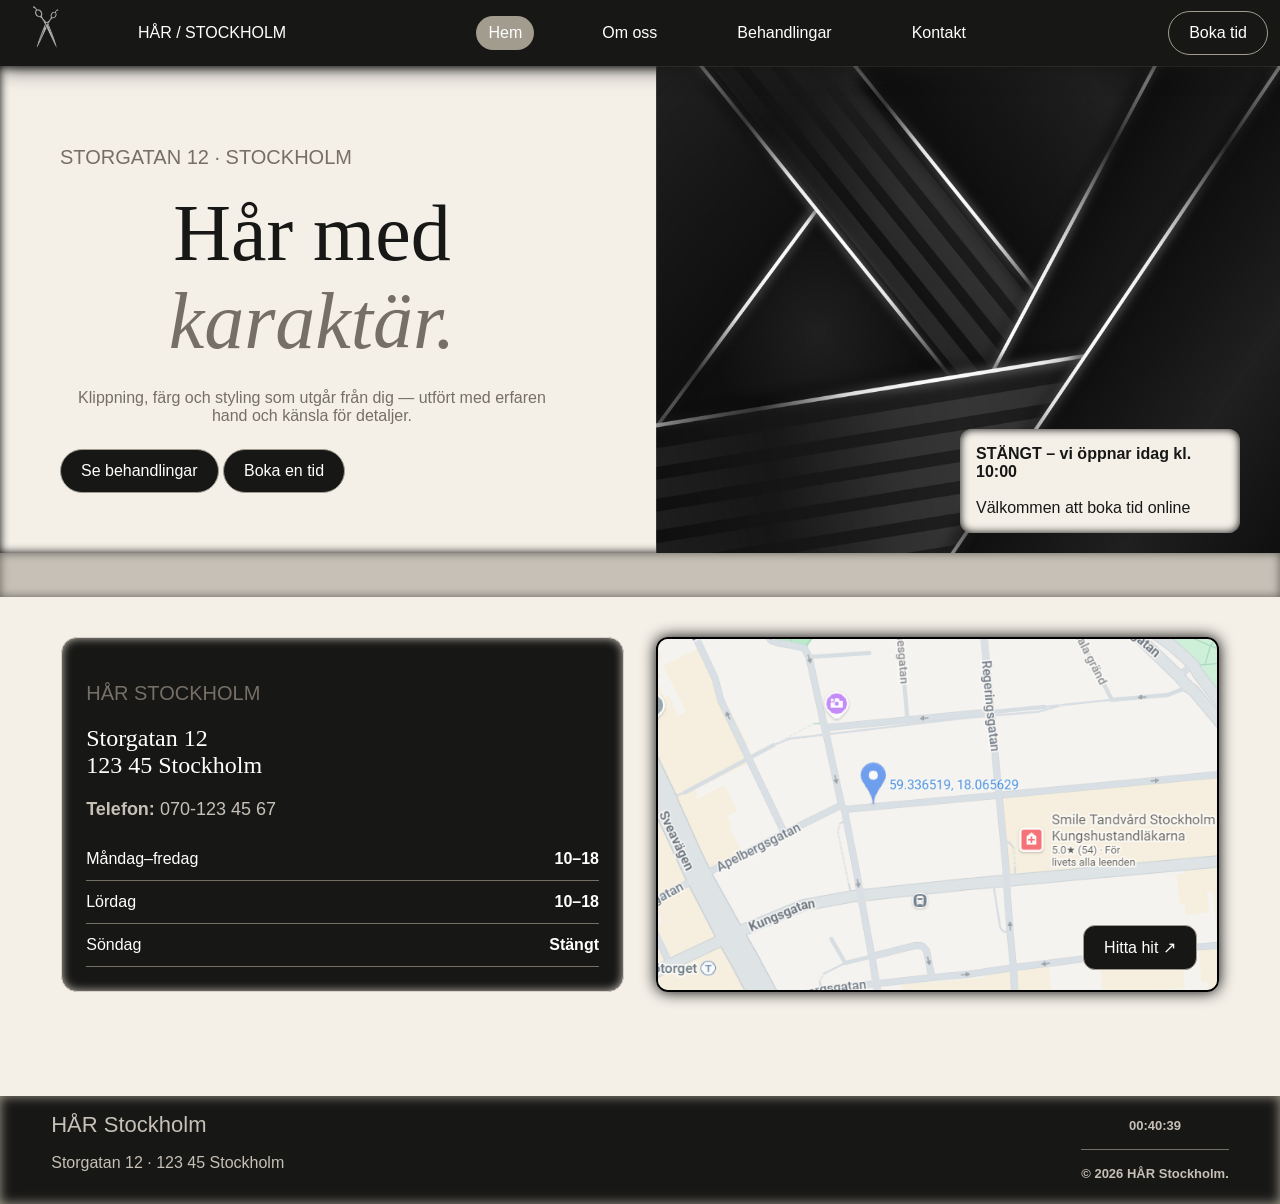
<file: index.html>
<!doctype html>
<html lang="sv">
<head>
  <meta charset="utf-8"><meta name="viewport" content="width=device-width, initial-scale=1">

  <title>HÅR Stockholm — Klippning, färg & styling</title>

  <meta name="description" content="Personlig hårvård i Stockholm. Klippning, färg, slingor och styling av erfarna frisörer.">

  <link rel="icon" href="images/favicon.png">

  <link rel="stylesheet" href="style.css">
  <script src="script.js"></script>

<!-- SEO -->
<script type="application/ld+json">
{
"@context":"https://schema.org",
"@type":"HairSalon", 
"name":"HÅR Stockholm",
"address":{
"@type":"PostalAddress",
"streetAddress":"Storgatan 12",
"addressLocality":"Stockholm",
"addressCountry":"SE"},
"openingHours":[
"Mo-Fr 10:00-18:00",
"Sa 10:00-18:00"] 
}
</script>

</head>

<body>

  <header class="site-header">
    <a class="brand" href="index.html">
      <img src="images/s1.png" alt="saxlogo">
      <span>HÅR / STOCKHOLM</span></a>

    <nav class="main-nav" id="main-nav">
      <ul>
        <li><a class="active" href="index.html">Hem</a></li>
        <li><a href="omoss.html">Om oss</a></li>
        <li><a href="behandlingar.html">Behandlingar</a></li>
        <li><a href="contact.html">Kontakt</a></li>
      </ul>
    </nav>

    <a class="header-book" href="bokning.html">Boka tid</a>

    <button class="menu-toggle" id="menyknapp" type="button" onclick="visaMeny()">Meny</button>

  </header>

  <main id="main">
    <section class="hero">
      <div class="hero-copy">
        <p class="eyebrow">Storgatan 12 · Stockholm</p>
        <h1 class="display">Hår med<br><em>karaktär.</em></h1>
        <p class="lead">Klippning, färg och styling som utgår från dig — utfört med erfaren hand och känsla för detaljer.</p>

        <div>

        <a class="button" href="behandlingar.html">Se behandlingar</a>
        <a class="button" href="bokning.html">Boka en tid</a>

      </div>

    </div>

      <div class="hero-visual"><img src="images/bk2.jpg" alt="Frisör som arbetar med en kunds hår">
      <div class="hero-note"><strong id="oppet-status"></strong><br> <!-- Statustext för Öppet/Stängt uppdateras via JavaScript -->
      <span id="status-text"></span> <!-- Statustext för Öppet/Stängt uppdateras via JavaScript -->

    </div>
  </div>
    </section>

    <div class="ticker">
      <div class="ticker-track">

        <span>Studentrabatter · Pensionärsrabatter · Drop-in ·</span>

        <span>Studentrabatter · Pensionärsrabatter · Drop-in ·</span>

    </div>
  </div>


        <section class="section">

            <div class="visit-grid">

                <!-- Kontaktinformation -->

                <article class="visit-card">
                    <p class="eyebrow">HÅR Stockholm</p>

                    <h2>Storgatan 12<br>123 45 Stockholm</h2>

                    <!-- Telefon och kontaktlänk -->

                    <p class="phone-number"><a><b>Telefon:</b> 070-123 45 67</a></p>

                    <!-- Öppettider -->

                    <div class="visit-list">

                        <div class="visit-row">
                            <span>Måndag–fredag</span>
                            <strong>10–18</strong>
                        </div>

                        <div class="visit-row">
                            <span>Lördag</span>
                            <strong>10–18</strong>
                        </div>

                        <div class="visit-row">
                            <span>Söndag</span>
                            <strong>Stängt</strong>
                        </div>

                    </div>

                </article>


                <!-- Karta -->

                <div class="map-card">
                    <img src="images/Map.jpg" alt="Karta till Storgatan 12 i Stockholm">
                    <a class="button" href="https://www.google.com/maps/search/?api=1&query=Storgatan+12+Stockholm" target="_blank">Hitta hit ↗</a>
                </div>

            </div>
        </section>
  </main>

<footer class="site-footer">
    <div class="footer-inner">

        <div>
            <strong>HÅR Stockholm</strong>
            <p>Storgatan 12 · 123 45 Stockholm</p>
        </div>

        <div class="footer-right">
            <p id="klocka"></p>

            <div class="footer-copy">
                © 2026 HÅR Stockholm.
            </div>
        </div>

    </div>
</footer>

</body>
</html>
</file>
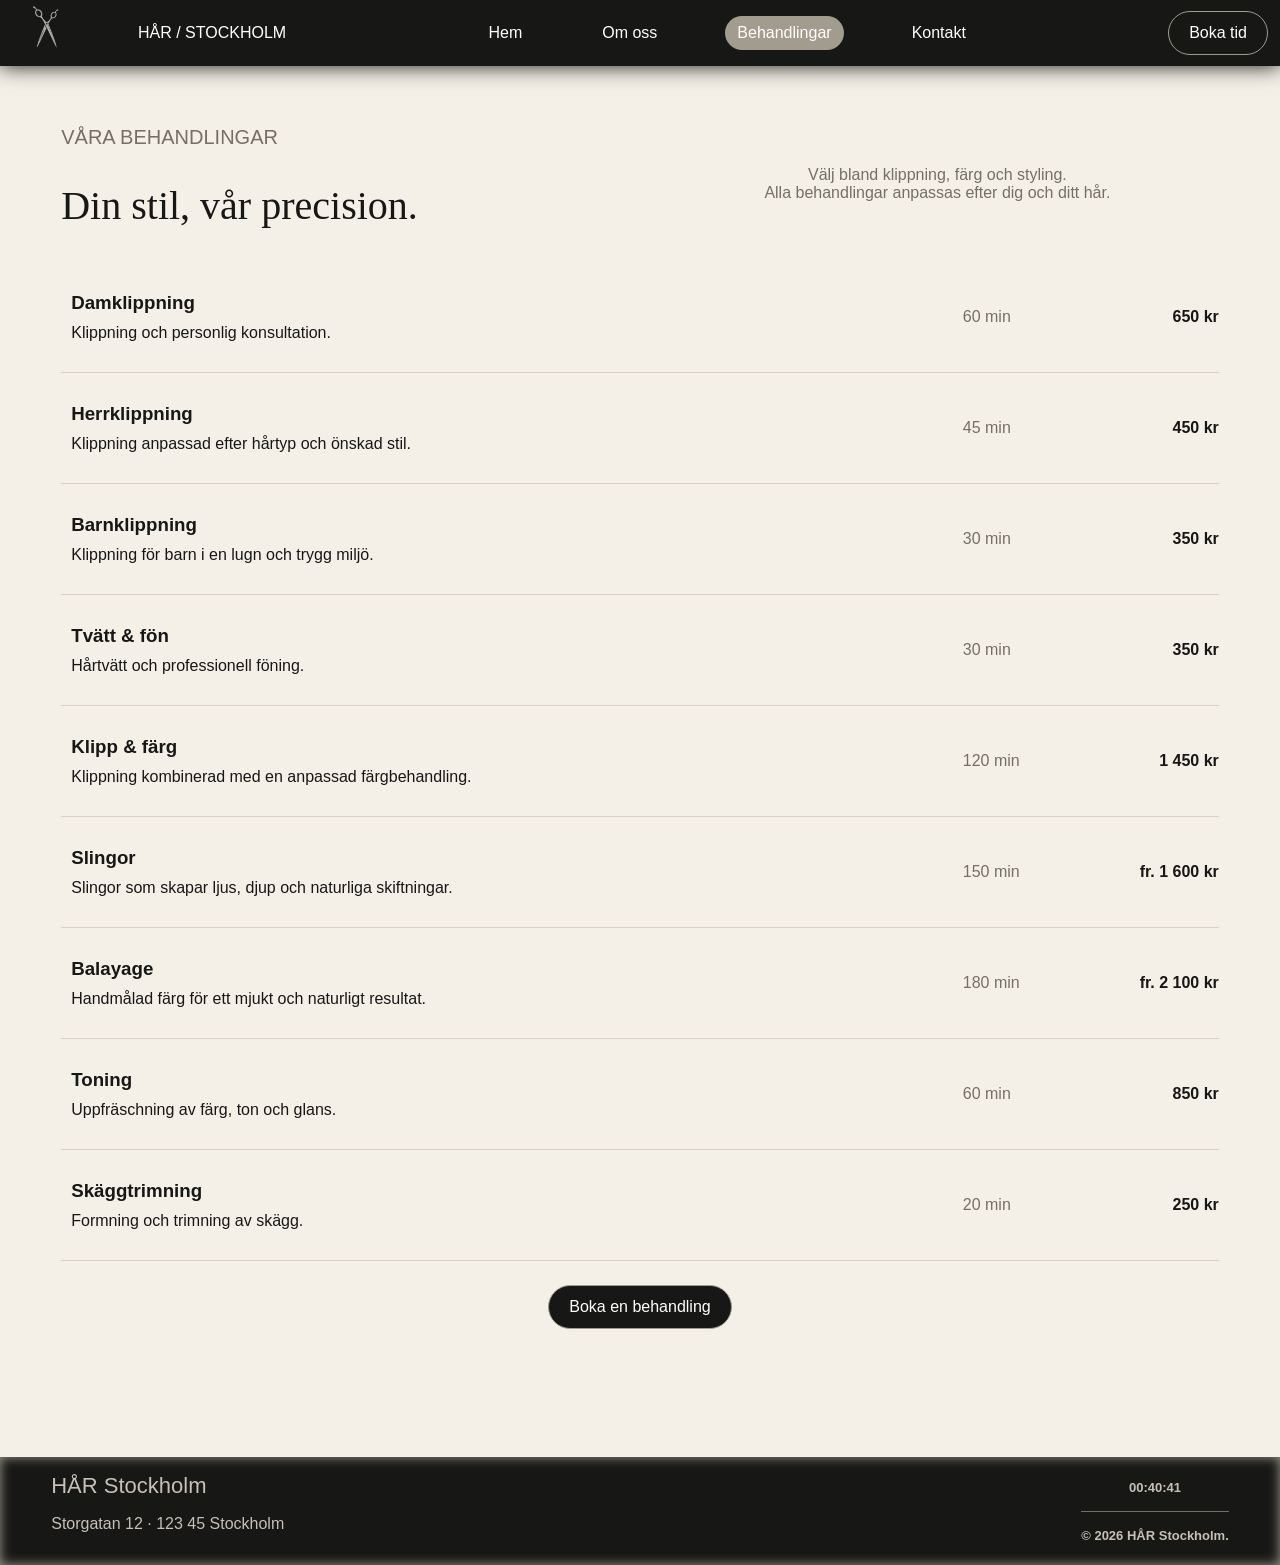
<file: behandlingar.html>
<!doctype html>
<html lang="sv">
<head>

  <meta charset="utf-8"><meta name="viewport" content="width=device-width, initial-scale=1">

  <title>HÅR Stockholm — Klippning, färg & styling</title>

  <meta name="description" content="Personlig hårvård i Stockholm. Klippning, färg, slingor och styling av erfarna frisörer.">

  <link rel="icon" href="images/favicon.png">

  <link rel="stylesheet" href="style.css">
  <script src="script.js"></script>

<!-- SEO -->
<script type="application/ld+json"> 
{
"@context":"https://schema.org",
"@type":"HairSalon", 
"name":"HÅR Stockholm",
"address":{
"@type":"PostalAddress",
"streetAddress":"Storgatan 12",
"addressLocality":"Stockholm",
"addressCountry":"SE"},
"openingHours":[
"Mo-Fr 10:00-18:00",
"Sa 10:00-18:00"] 
}
</script>

</head>

<body>

  <header class="site-header">
    <a class="brand" href="index.html">
      <img src="images/s1.png" alt="">
      <span>HÅR / STOCKHOLM

      </span></a>

    <nav class="main-nav" id="main-nav" aria-label="Huvudmeny">
      <ul><li><a href="index.html">Hem</a></li>
        <li><a href="omoss.html">Om oss</a></li>
        <li><a class="active" href="behandlingar.html">Behandlingar</a></li>
        <li><a href="contact.html">Kontakt</a></li>
      </ul>
    </nav>

    <a class="header-book" href="bokning.html">Boka tid</a>

    <button class="menu-toggle" id="menyknapp" type="button" onclick="visaMeny()">Meny</button>

  </header>

<main id="main">
    <section class="section" id="behandlingar">

    <!-- Sektionens rubrik -->

    <div class="section-head">
        <div>
            <p class="eyebrow">
                Våra behandlingar
            </p>

            <h2 class="section-title">
                Din stil, vår precision.
            </h2>
        </div>

        <p class="lead">
            Välj bland klippning, färg och styling.<br>
            Alla behandlingar anpassas efter dig och ditt hår.
        </p>
    </div>


    <!-- Lista över behandlingar -->

    <ul class="treatment-list">

        <li class="treatment">
            <div>
                <h3>Damklippning</h3>
                <p>Klippning och personlig konsultation.</p>
            </div>

            <span class="treatment-time">60 min</span>
            <strong class="treatment-price">650 kr</strong>
        </li>

        <li class="treatment">
            <div>
                <h3>Herrklippning</h3>
                <p>Klippning anpassad efter hårtyp och önskad stil.</p>
            </div>

            <span class="treatment-time">45 min</span>
            <strong class="treatment-price">450 kr</strong>
        </li>

        <li class="treatment">
            <div>
                <h3>Barnklippning</h3>
                <p>Klippning för barn i en lugn och trygg miljö.</p>
            </div>

            <span class="treatment-time">30 min</span>
            <strong class="treatment-price">350 kr</strong>
        </li>

        <li class="treatment">
            <div>
                <h3>Tvätt &      fön</h3>
                <p>Hårtvätt och professionell föning.</p>
            </div>

            <span class="treatment-time">30 min</span>
            <strong class="treatment-price">350 kr</strong>
        </li>

        <li class="treatment">
            <div>
                <h3>Klipp & färg</h3>
                <p>Klippning kombinerad med en anpassad färgbehandling.</p>
            </div>

            <span class="treatment-time">120 min</span>
            <strong class="treatment-price">1 450 kr</strong>
        </li>

        <li class="treatment">
            <div>
                <h3>Slingor</h3>
                <p>Slingor som skapar ljus, djup och naturliga skiftningar.</p>
            </div>

            <span class="treatment-time">150 min</span>
            <strong class="treatment-price">fr. 1 600 kr</strong>
        </li>

        <li class="treatment">
            <div>
                <h3>Balayage</h3>
                <p>Handmålad färg för ett mjukt och naturligt resultat.</p>
            </div>

            <span class="treatment-time">180 min</span>
            <strong class="treatment-price">fr. 2 100 kr</strong>
        </li>

        <li class="treatment">
            <div>
                <h3>Toning</h3>
                <p>Uppfräschning av färg, ton och glans.</p>
            </div>

            <span class="treatment-time">60 min</span>
            <strong class="treatment-price">850 kr</strong>
        </li>

        <li class="treatment">
            <div>
                <h3>Skäggtrimning</h3>
                <p>Formning och trimning av skägg.</p>
            </div>

            <span class="treatment-time">20 min</span>
            <strong class="treatment-price">250 kr</strong>
        </li>

    </ul>


    <!-- Länk till bokningssidan -->

    <div class="treatment-action">
        <a class="button" href="bokning.html">Boka en behandling</a>
    </div>

</section>
</main>

<footer class="site-footer">
    <div class="footer-inner">

        <div>
            <strong>HÅR Stockholm</strong>
            <p>Storgatan 12 · 123 45 Stockholm</p>
        </div>

        <div class="footer-right">
            <p id="klocka"></p>

            <div class="footer-copy">
                © 2026 HÅR Stockholm.
            </div>
        </div>

    </div>
</footer>

</body>
</html>
</file>
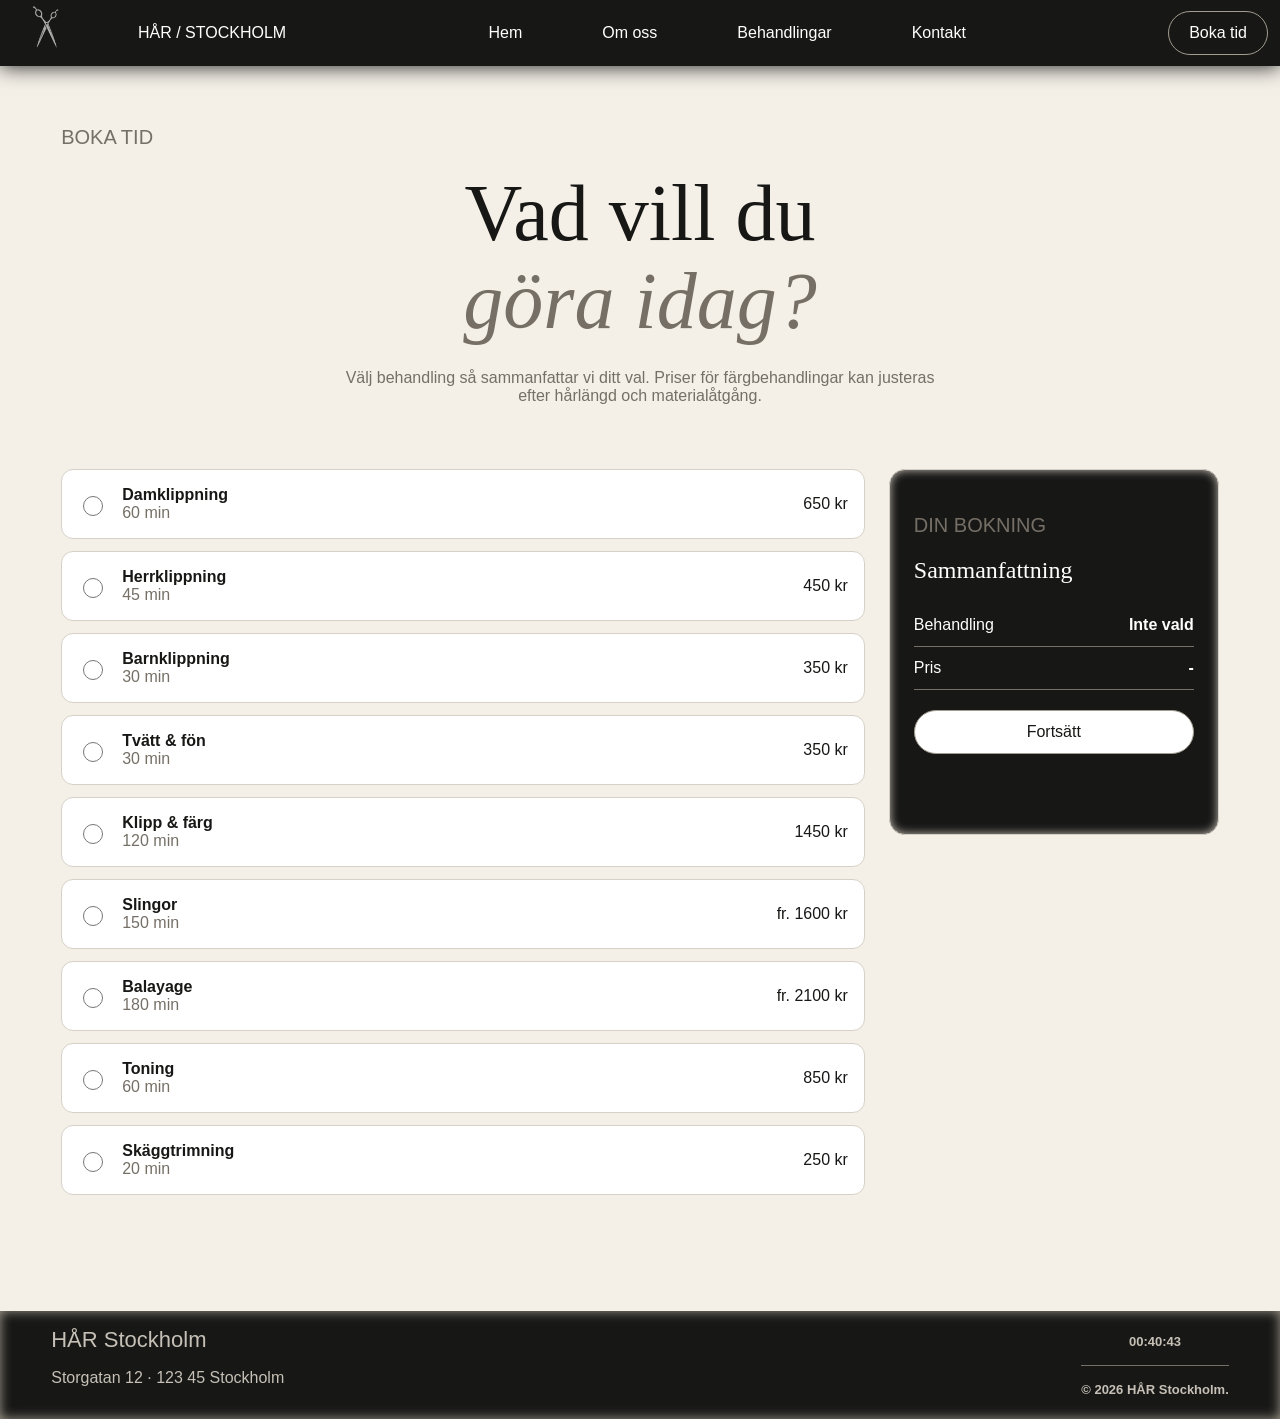
<file: bokning.html>
<!doctype html>

<html lang="sv">
<head>
    <meta charset="utf-8">

    <meta name="viewport" content="width=device-width, initial-scale=1">

    <title>Boka tid — HÅR Stockholm</title>

    <meta name="description" content="Välj behandling och påbörja din bokning hos HÅR Stockholm.">

    <link rel="icon" href="images/favicon.png">

    <link rel="stylesheet" href="style.css">
    <script src="script.js"></script>

<!-- SEO -->
<script type="application/ld+json">
{
"@context":"https://schema.org",
"@type":"HairSalon", 
"name":"HÅR Stockholm",
"address":{
"@type":"PostalAddress",
"streetAddress":"Storgatan 12",
"addressLocality":"Stockholm",
"addressCountry":"SE"},
"openingHours":[
"Mo-Fr 10:00-18:00",
"Sa 10:00-18:00"] 
}
</script>

</head>

<body>

    <!-- Sidhuvud -->

    <header class="site-header">

        <!-- Logotyp -->

        <a class="brand" href="index.html">
            <img src="images/s1.png" alt="saxlogo">
            <span>HÅR / STOCKHOLM</span>
        </a>


        <!-- Huvudmeny -->

        <nav class="main-nav" id="main-nav">

            <ul>
                <li><a href="index.html">Hem</a></li>
                <li><a href="omoss.html">Om oss</a></li>
                <li><a href="behandlingar.html">Behandlingar</a></li>
                <li><a href="contact.html">Kontakt</a></li>
            </ul>
        </nav>

        <!-- Bokningslänk -->

        <a class="header-book" href="bokning.html">Boka tid</a>

        <!-- Knapp för mobilmenyn -->

        <button class="menu-toggle" id="menyknapp" type="button" onclick="visaMeny()">Meny</button>

    </header>


    <!-- Sidans huvudinnehåll -->

    <main id="main">

        <!-- Introduktion -->

        <header class="page-hero">
            <p class="eyebrow">Boka tid</p>

            <h1 class="display">Vad vill du
                <br>
                <em>göra idag?</em>
            </h1>

            <p class="lead">Välj behandling så sammanfattar vi ditt val. Priser för färgbehandlingar kan justeras efter hårlängd och materialåtgång.</p>
        </header>


        <!-- Bokningsformulär -->

        <section class="section" style="padding-top: 0">
            <form class="booking-shell" onsubmit="return kontrolleraBokning()">

                <!-- Lista med behandlingar -->

                <div class="booking-list">

                    <!-- Damklippning -->

                    <label class="service-option">
                        <input type="radio" onclick="valjBehandling('Damklippning', '650 kr')" name="service" value="damklippning">

                        <span class="service-name">
                            <strong>Damklippning</strong>
                            <span>60 min</span>
                        </span>

                        <span class="service-price">
                            650 kr
                        </span>
                    </label>

                    <!-- Herrklippning -->

                    <label class="service-option">
                        <input type="radio" onclick="valjBehandling('Herrklippning', '450 kr')" name="service" value="herrklippning">

                        <span class="service-name">
                            <strong>Herrklippning</strong>
                            <span>45 min</span>
                        </span>

                        <span class="service-price">
                            450 kr
                        </span>
                    </label>

                    <!-- Barnklippning -->

                    <label class="service-option">
                        <input type="radio" onclick="valjBehandling('Barnklippning', '350 kr')" name="service" value="barn">

                        <span class="service-name">
                            <strong>Barnklippning</strong>
                            <span>30 min</span>
                        </span>

                        <span class="service-price">
                            350 kr
                        </span>
                    </label>

                    <!-- Tvätt och fön -->

                    <label class="service-option">
                        <input type="radio" onclick="valjBehandling('Tvätt &amp; fön', '350 kr')" name="service" value="tvatt">

                        <span class="service-name">
                            <strong>Tvätt & fön</strong>
                            <span>30 min</span>
                        </span>

                        <span class="service-price">
                            350 kr
                        </span>
                    </label>

                    <!-- Klippning och färg -->

                    <label class="service-option">
                        <input type="radio" onclick="valjBehandling('Klipp &amp; färg', '1 450 kr')" name="service" value="farg">

                        <span class="service-name">
                            <strong>Klipp & färg</strong>
                            <span>120 min</span>
                        </span>

                        <span class="service-price">
                            1450 kr
                        </span>
                    </label>

                    <!-- Slingor -->

                    <label class="service-option">
                        <input type="radio" onclick="valjBehandling('Slingor', 'fr. 1 600 kr')" name="service" value="slingor">

                        <span class="service-name">
                            <strong>Slingor</strong>
                            <span>150 min</span>
                        </span>

                        <span class="service-price">
                            fr. 1600 kr
                        </span>
                    </label>

                    <!-- Balayage -->

                    <label class="service-option">
                        <input type="radio" onclick="valjBehandling('Balayage', 'fr. 2 100 kr')" name="service" value="balayage">

                        <span class="service-name">
                            <strong>Balayage</strong>
                            <span>180 min</span>
                        </span>

                        <span class="service-price">
                            fr. 2100 kr
                        </span>
                    </label>

                    <!-- Toning -->

                    <label class="service-option">
                        <input type="radio" onclick="valjBehandling('Toning', '850 kr')" name="service" value="toning">

                        <span class="service-name">
                            <strong>Toning</strong>
                            <span>60 min</span>
                        </span>

                        <span class="service-price">
                            850 kr
                        </span>
                    </label>

                    <!-- Skäggtrimning -->

                    <label class="service-option">
                        <input type="radio" onclick="valjBehandling('Skäggtrimning', '250 kr')" name="service" value="skagg">

                        <span class="service-name">
                            <strong>Skäggtrimning</strong>
                            <span>20 min</span>
                        </span>

                        <span class="service-price">
                            250 kr
                        </span>
                    </label>

                </div>

                <!-- Sammanfattning av bokningen -->

                <aside class="booking-summary">
                    <p class="eyebrow">Din bokning</p>

                    <h2>Sammanfattning</h2>

                    <!-- Vald behandling -->

                    <div class="summary-row">
                        <span>Behandling</span>

                        <strong id="vald-behandling">Inte vald</strong> <!-- id för JavaScript-->
                    </div>

                    <!-- Pris -->

                    <div class="summary-row">
                        <span>Pris</span>

                        <strong id="valt-pris">-</strong>
                    </div>

                    <!-- Fortsättningsknapp -->

                    <button
                        class="button light"
                        type="submit"
                    >
                        Fortsätt
                    </button>


                    <!-- Meddelande från JavaScript -->

                    <p class="booking-message" id="bokningsmeddelande"></p>

                </aside>

            </form>
        </section>

    </main>


    <!-- Sidfot -->

<footer class="site-footer">
    <div class="footer-inner">

        <div>
            <strong>HÅR Stockholm</strong>
            <p>Storgatan 12 · 123 45 Stockholm</p>
        </div>

        <div class="footer-right">
            <p id="klocka"></p>

            <div class="footer-copy">
                © 2026 HÅR Stockholm.
            </div>
        </div>

    </div>
</footer>

</body>
</html>
</file>
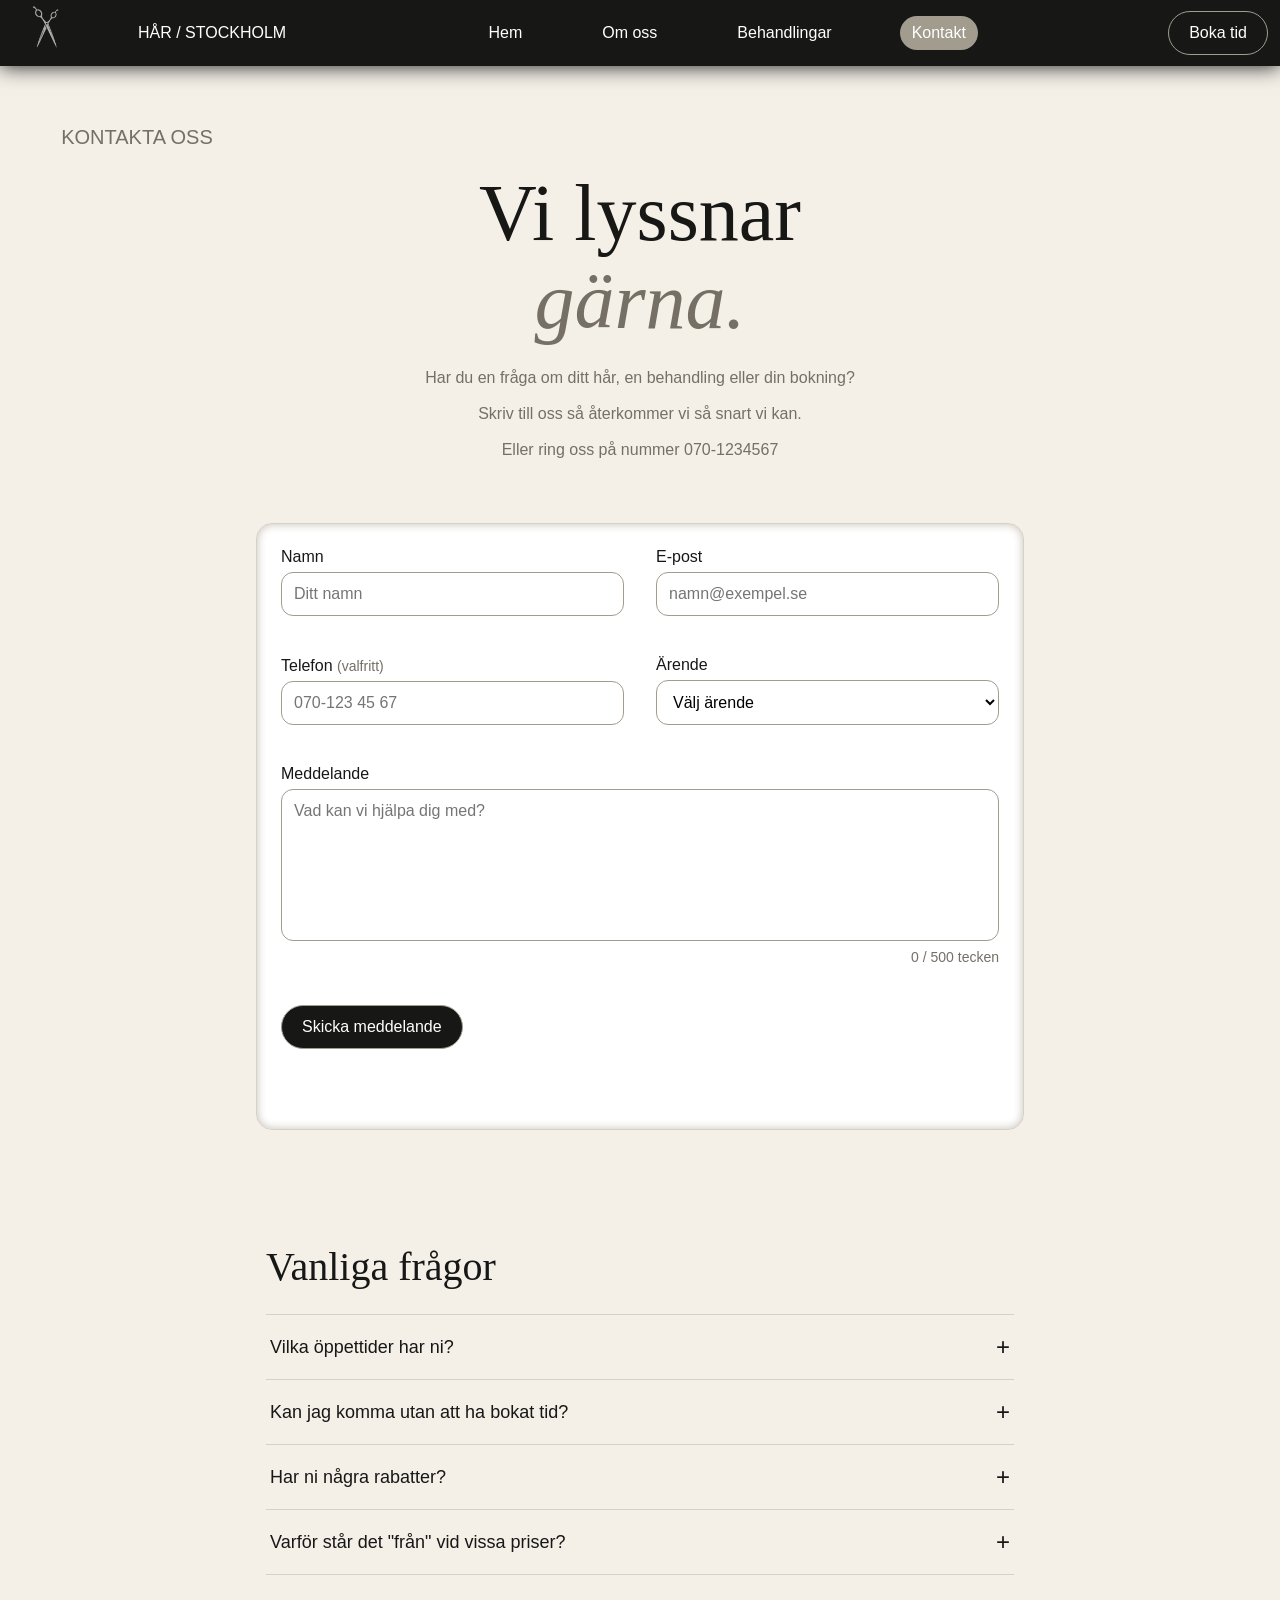
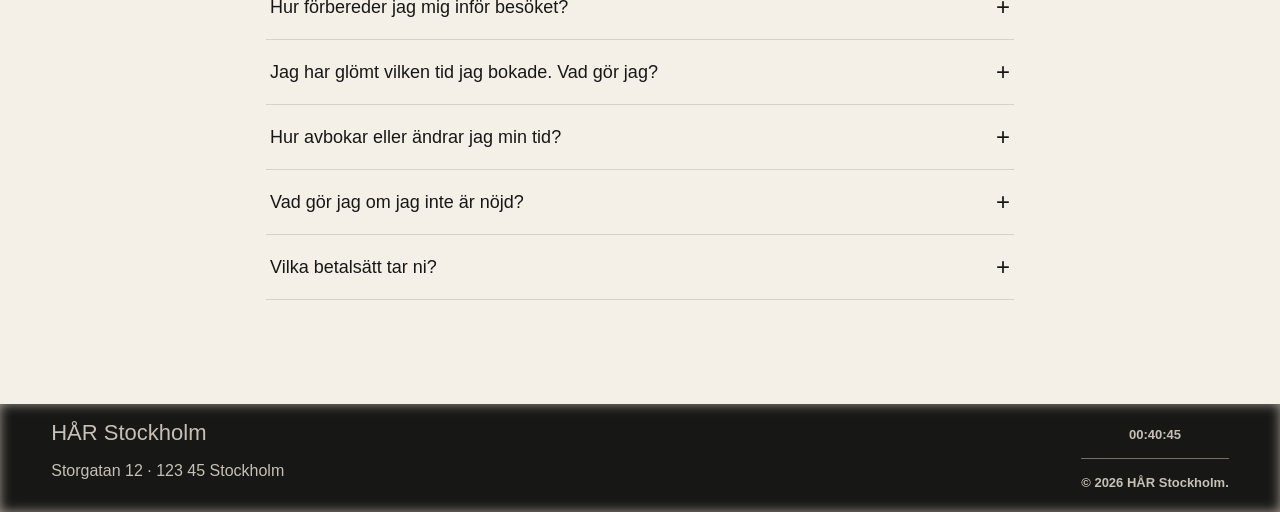
<file: contact.html>
<!doctype html>

<html lang="sv">
<head>
    <meta charset="utf-8">

    <meta name="viewport" content="width=device-width, initial-scale=1">

    <title>Kontakt — HÅR Stockholm</title>

    <meta name="description" content="Kontakta HÅR Stockholm med frågor om behandlingar, produkter eller bokning.">

    <link rel="icon" href="images/favicon.png">

    <link rel="stylesheet" href="style.css">
    <link rel="stylesheet" href="kontakt.css"> <!-- Björns stilar för formulär och FAQ -->
    <script src="script.js"></script>

<!-- SEO -->
<script type="application/ld+json">
{
"@context":"https://schema.org",
"@type":"HairSalon", 
"name":"HÅR Stockholm",
"address":{
"@type":"PostalAddress",
"streetAddress":"Storgatan 12",
"addressLocality":"Stockholm",
"addressCountry":"SE"},
"openingHours":[
"Mo-Fr 10:00-18:00",
"Sa 10:00-18:00"] 
}
</script>
    
</head>

<body>

    <!-- Sidhuvud -->

    <header class="site-header">

        <!-- Logotyp -->

        <a class="brand" href="index.html">
            <img src="images/s1.png" alt="saxlogo">
            <span>HÅR / STOCKHOLM</span>
        </a>


        <!-- Huvudmeny -->

        <nav class="main-nav" id="main-nav" aria-label="Huvudmeny">

            <ul>
                <li><a href="index.html">Hem</a></li>
                <li><a href="omoss.html">Om oss</a></li>
                <li><a href="behandlingar.html">Behandlingar</a></li>
                <li><a class="active" href="contact.html">Kontakt</a></li>
            </ul>
        </nav>


        <!-- Bokningsknapp -->

        <a class="header-book" href="bokning.html">Boka tid</a>

        <!-- Knapp för mobilmenyn -->

        <button class="menu-toggle" id="menyknapp" type="button" aria-controls="main-nav" onclick="visaMeny()">Meny</button>

    </header>


    <!-- Sidans huvudinnehåll -->

    <main id="main">

        <!-- Introduktion -->

        <header class="page-hero">
            <p class="eyebrow">
                Kontakta oss
            </p>

            <h1 class="display">
                Vi lyssnar<br>
                <em>gärna.</em>
            </h1>

            <p class="lead">
                Har du en fråga om ditt hår, en behandling
                eller din bokning? <br><br>Skriv till oss så återkommer
                vi så snart vi kan.<br><br>
                Eller ring oss på nummer 070-1234567
            </p>
        </header>


        <!-- Kontaktformulär -->

        <section class="section" style="padding-top: 0">
            <!-- novalidate: webbläsarens egna pop-ups stängs av, kontakt.js visar egna felmeddelanden i stället -->
            <form class="form-card" id="kontaktformular" novalidate>

                <!-- Namn och e-post -->

                <div class="field-grid">

                    <!-- Namn -->

                    <div class="field">
                        <label for="name">
                            Namn
                        </label>

                        <input
                            id="name"
                            type="text"
                            name="name"
                            autocomplete="name"
                            placeholder="Ditt namn"
                            required>

                        <span class="felmeddelande" aria-live="polite"></span>
                    </div>


                    <!-- E-post -->

                    <div class="field">

                        <label for="email">E-post</label>

                        <input
                            id="email"
                            type="email"
                            name="email"
                            autocomplete="email"
                            placeholder="namn@exempel.se"
                            required>

                        <span class="felmeddelande" aria-live="polite"></span>
                    </div>

                </div>


                <!-- Telefon och ärende -->

                <div class="field-grid">

                    <!-- Telefon (valfritt) -->

                    <div class="field">
                        <label for="phone">Telefon <span class="valfritt">(valfritt)</span></label>

                        <input
                            id="phone"
                            type="tel"
                            name="phone"
                            autocomplete="tel"
                            placeholder="070-123 45 67">

                        <span class="felmeddelande" aria-live="polite"></span>
                    </div>


                    <!-- Ärende -->

                    <div class="field">
                        <label for="subject">Ärende</label>

                        <select id="subject" name="subject" required>
                            <option value="">Välj ärende</option>
                            <option value="behandling">Fråga om behandling</option>
                            <option value="bokning">Min bokning</option>
                            <option value="produkter">Produkter</option>
                            <option value="ovrigt">Övrigt</option>
                        </select>

                        <span class="felmeddelande" aria-live="polite"></span>
                    </div>

                </div>


                <!-- Meddelande -->

                <div class="field">
                    
                    <label for="message">Meddelande</label>

                    <textarea
                        id="message"
                        name="message"
                        rows="7"
                        maxlength="500"
                        placeholder="Vad kan vi hjälpa dig med?"
                        required></textarea>

                    <span class="teckenraknare" id="teckenraknare">0 / 500 tecken</span>
                    <span class="felmeddelande" aria-live="polite"></span>

                </div>

                <!-- Skicka meddelande-knapp -->

                <button class="button" type="submit">Skicka meddelande</button>

                <!-- Statusmeddelande från JavaScript -->

                <p class="form-status" id="kontaktmeddelande" aria-live="polite"></p>

            </form>
        </section>


        <!-- Vanliga frågor (FAQ). Svaren fälls ut med jQuery i kontakt.js -->

        <section class="section faq" aria-labelledby="faq-rubrik">

            <h2 id="faq-rubrik">Vanliga frågor</h2>

            <div class="faq-lista">

                <div class="faq-item">
                    <button class="faq-fraga" type="button" aria-expanded="false">Vilka öppettider har ni?</button>
                    <div class="faq-svar">
                        <p>Vi har öppet måndag till lördag kl. 10.00–18.00. På söndagar har vi stängt, men du kan boka tid online dygnet runt.</p>
                    </div>
                </div>

                <div class="faq-item">
                    <button class="faq-fraga" type="button" aria-expanded="false">Kan jag komma utan att ha bokat tid?</button>
                    <div class="faq-svar">
                        <p>Ja, vi tar emot drop-in när det finns en ledig stol. Vill du vara säker på att få en tid är det bäst att <a href="bokning.html"><u>boka i förväg</u></a>.</p>
                    </div>
                </div>

                <div class="faq-item">
                    <button class="faq-fraga" type="button" aria-expanded="false">Har ni några rabatter?</button>
                    <div class="faq-svar">
                        <p>Ja, studenter och pensionärer får rabatt. Visa giltig legitimation eller ditt studentkort när du betalar.</p>
                    </div>
                </div>

                <div class="faq-item">
                    <button class="faq-fraga" type="button" aria-expanded="false">Varför står det "från" vid vissa priser?</button>
                    <div class="faq-svar">
                        <p>Priset för slingor och balayage beror på hur långt och tjockt håret är och hur mycket färg som går åt. Din frisör går igenom det slutliga priset med dig innan behandlingen börjar, så att du aldrig blir överraskad.</p>
                    </div>
                </div>

                <div class="faq-item">
                    <button class="faq-fraga" type="button" aria-expanded="false">Hur förbereder jag mig inför besöket?</button>
                    <div class="faq-svar">
                        <p>Kom gärna med håret som du brukar ha det till vardags, så ser frisören hur det faller naturligt. Har du bilder på en frisyr du gillar får du gärna ta med dem. Inför en färgbehandling är det bra att berätta om du har färgat håret hemma.</p>
                    </div>
                </div>

                <div class="faq-item">
                    <button class="faq-fraga" type="button" aria-expanded="false">Jag har glömt vilken tid jag bokade. Vad gör jag?</button>
                    <div class="faq-svar">
                        <p>Ring oss på 070-123 45 67 eller skriv i formuläret ovan och välj ärendet "Min bokning", så hjälper vi dig.</p>
                    </div>
                </div>

                <div class="faq-item">
                    <button class="faq-fraga" type="button" aria-expanded="false">Hur avbokar eller ändrar jag min tid?</button>
                    <div class="faq-svar">
                        <p>Hör av dig senast 24 timmar innan din tid, via telefon eller formuläret ovan. Då kan vi erbjuda tiden till någon annan.</p>
                    </div>
                </div>

                <div class="faq-item">
                    <button class="faq-fraga" type="button" aria-expanded="false">Vad gör jag om jag inte är nöjd?</button>
                    <div class="faq-svar">
                        <p>Hör av dig inom en vecka så bokar vi in en kostnadsfri justering. Vi vill att du ska trivas med ditt hår även när du har gått hem.</p>
                    </div>
                </div>

                <div class="faq-item">
                    <button class="faq-fraga" type="button" aria-expanded="false">Vilka betalsätt tar ni?</button>
                    <div class="faq-svar">
                        <p>Du kan betala med kort eller Swish i salongen.</p>
                    </div>
                </div>

            </div>
        </section>

    </main>


    <!-- Sidfot -->

<footer class="site-footer">
    <div class="footer-inner">

        <div>
            <strong>HÅR Stockholm</strong>
            <p>Storgatan 12 · 123 45 Stockholm</p>
        </div>

        <div class="footer-right">
            <p id="klocka"></p>

            <div class="footer-copy">
                © 2026 HÅR Stockholm.
            </div>
        </div>

    </div>
</footer>

<!-- jQuery hämtas från jQuerys CDN och måste laddas före kontakt.js -->
<script src="https://code.jquery.com/jquery-3.7.1.min.js"></script>
<script src="kontakt.js"></script>

</body>
</html>
</file>
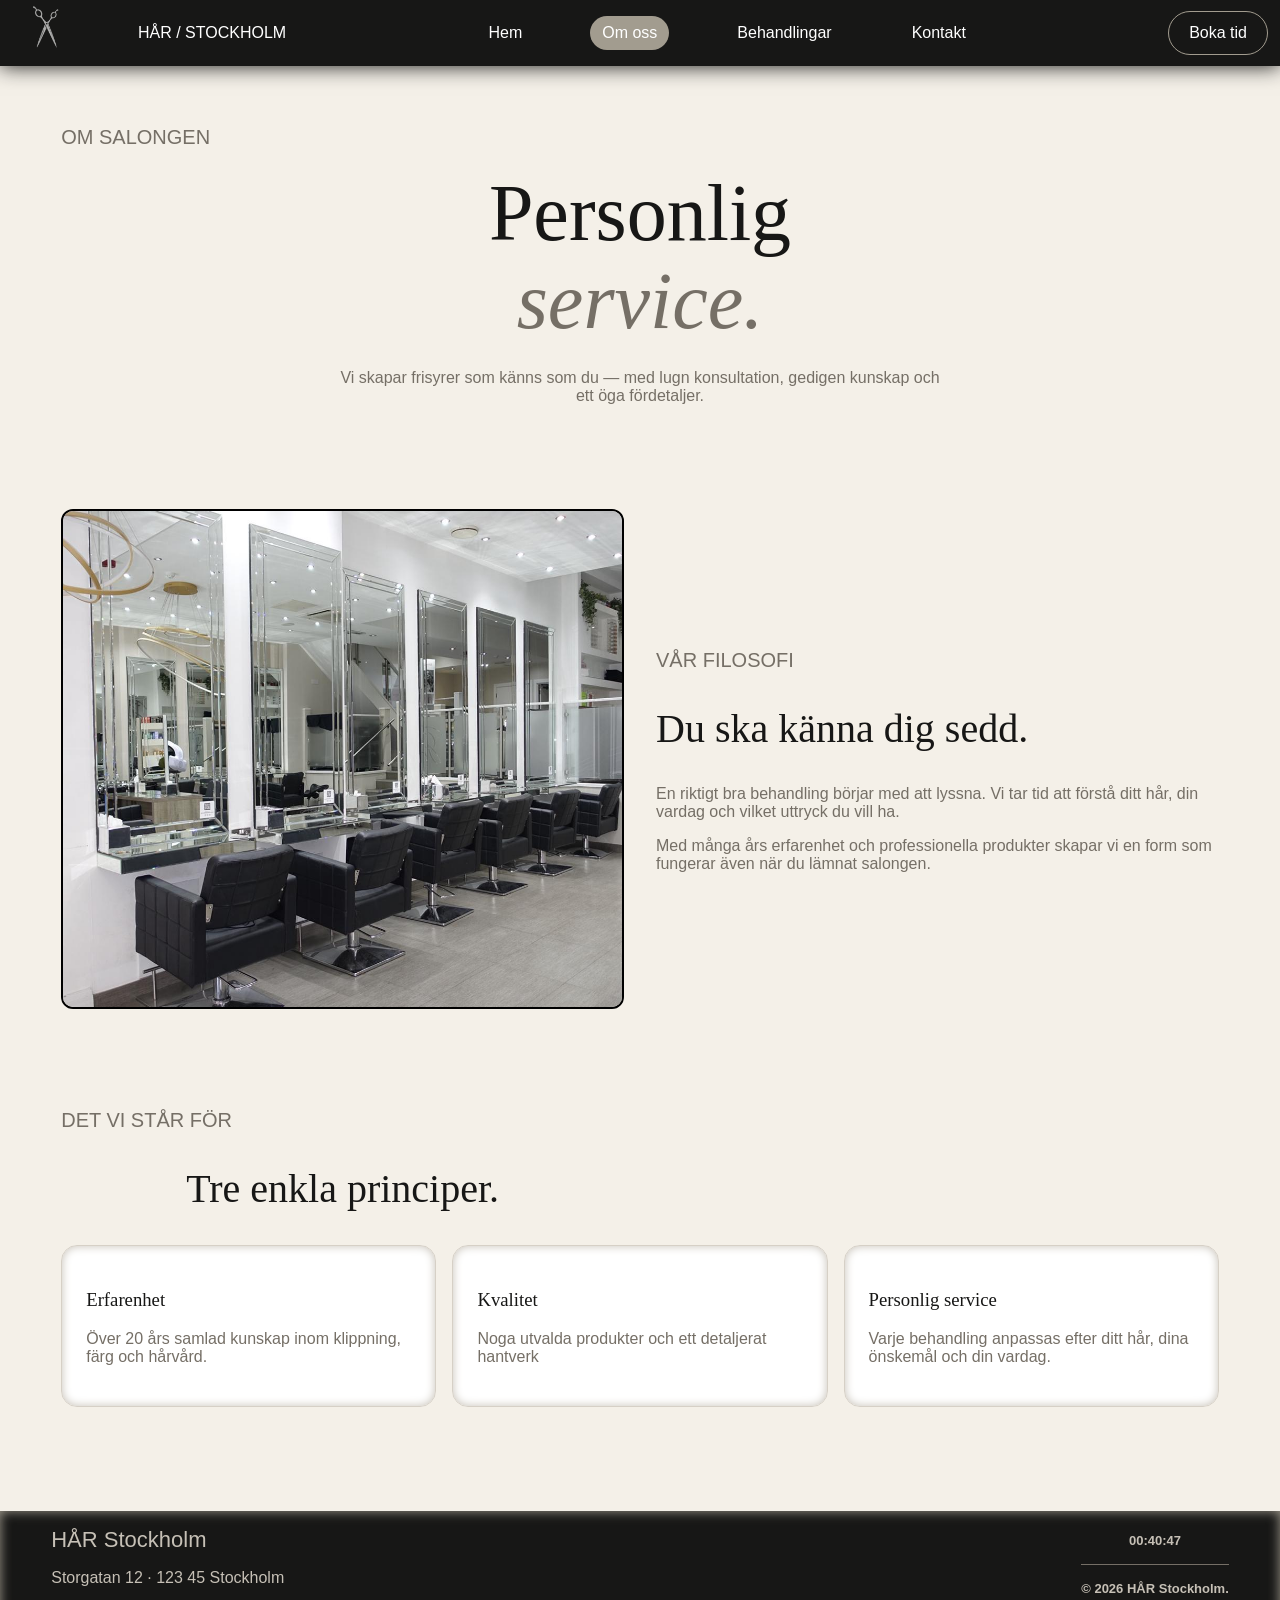
<file: omoss.html>
<!doctype html>

<html lang="sv">
<head>
    <meta charset="utf-8">

    <meta name="viewport" content="width=device-width, initial-scale=1">

    <title>Om oss — HÅR Stockholm</title>

    <meta name="description" content="Möt frisörerna bakom HÅR Stockholm och läs om vår syn på personligt hantverk.">

    <link rel="icon" href="images/favicon.png">

    <link rel="stylesheet" href="style.css">
    <script src="script.js"></script>

<!-- SEO -->
<script type="application/ld+json">
{
"@context":"https://schema.org",
"@type":"HairSalon", 
"name":"HÅR Stockholm",
"address":{
"@type":"PostalAddress",
"streetAddress":"Storgatan 12",
"addressLocality":"Stockholm",
"addressCountry":"SE"},
"openingHours":[
"Mo-Fr 10:00-18:00",
"Sa 10:00-18:00"] 
}
</script>

</head>

<body>

    <!-- Sidhuvud -->

    <header class="site-header">

        <!-- Logotyp -->

        <a class="brand" href="index.html">
            <img src="images/s1.png" alt="">
            <span>HÅR / STOCKHOLM</span>
        </a>

        <!-- Huvudmeny -->

        <nav class="main-nav" id="main-nav">
            <ul>
                <li><a href="index.html">Hem</a></li>
                <li><a class="active" href="omoss.html">Om oss</a></li>
                <li><a href="behandlingar.html">Behandlingar</a></li>
                <li><a href="contact.html">Kontakt</a></li>
            </ul>
        </nav>


        <!-- Bokningsknapp -->

        <a class="header-book" href="bokning.html">Boka tid</a>

        <!-- Knapp för mobilmenyn -->

        <button class="menu-toggle" id="menyknapp" type="button" onclick="visaMeny()">Meny</button>

    </header>


    <!-- Sidans huvudinnehåll -->

    <main id="main">

        <!-- Introduktion -->

        <header class="page-hero">

            <p class="eyebrow">Om salongen</p>

            <h1 class="display">Personlig<br><em>service.</em></h1>

            <p class="lead">Vi skapar frisyrer som känns som du — med lugn konsultation, gedigen kunskap och ett öga fördetaljer.</p>
        </header>

        <!-- Salongen och vår filosofi -->

        <section class="section split">

            <!-- Bild från salongen -->

            <img class="portrait" src="images/salon.jpeg" alt="Ljus och modern frisörsalong">

            <!-- Text om salongen -->

            <div class="copy">
                <p class="eyebrow">Vår filosofi</p>

                <h2>Du ska känna dig sedd.</h2>

                <p>En riktigt bra behandling börjar med att lyssna. Vi tar tid att förstå ditt hår, din vardag och vilket uttryck du vill ha.</p>

                <p>Med många års erfarenhet och professionella produkter skapar vi en form som fungerar även när du lämnat salongen.</p>
            </div>

        </section>


        <!-- Våra principer -->

        <section class="section">

            <!-- Rubrik -->

            <div class="section-head">
                <div>
                    <p class="eyebrow">Det vi står för</p>

                    <h2 class="section-title" style="text-align:center;">Tre enkla principer.</h2>
                </div>
            </div>

            <!-- Kort med principer -->

            <div class="values-grid">

                <!-- Erfarenhet -->

                <article class="value-card">
                    
                    <h3>Erfarenhet</h3>

                    <p>Över 20 års samlad kunskap inom klippning, färg och hårvård.</p>

                </article>


                <!-- Kvalitet -->

                <article class="value-card">
                   
                    <h3>Kvalitet</h3>

                    <p>Noga utvalda produkter och ett detaljerat hantverk</p>

                </article>

                <!-- Personlig service -->

                <article class="value-card">
                    
                    <h3>Personlig service</h3>

                    <p>Varje behandling anpassas efter ditt hår, dina önskemål och din vardag.</p>

                </article>

            </div>

        </section>

    </main>

    <!-- Sidfot -->

<footer class="site-footer">
    <div class="footer-inner">

        <div>
            <strong>HÅR Stockholm</strong>
            <p>Storgatan 12 · 123 45 Stockholm</p>
        </div>

        <div class="footer-right">
            <p id="klocka"></p>

            <div class="footer-copy">
                © 2026 HÅR Stockholm.
            </div>
        </div>

    </div>
</footer>

</body>
</html>
</file>
<file: style.css>
/* Variabler */
:root {
    --ink: #171716;
    --paper: #f4f0e8;
    --paper-bright: #ffffff;
    --silver: #c6c0b6;
    --silver-dark: #a29c8f;
    --muted: #756f66;
    --line: #d6d0c6;
    --nav-hover: #6e6b64;
    --black: #000000;

    --serif: Georgia, 'Times New Roman', serif;
    --sans: ui-sans-serif, 'Segoe UI', sans-serif;
    --body-font: Arial, sans-serif;

    --smooth: .66s ease;
}

/* Grundstil */
* {
    box-sizing: border-box;
}

body {
    margin: 0; /* Tar bort "luft" utanför kanten på alla fyra sidor */
    background: var(--paper);
    color: var(--ink);
    font-family: var(--body-font);
    font-size: 16px;
}

img {
    display: block; /* Visar som ett block, normalt på en egen rad. */
    max-width: 100%;
}

a {
    color: inherit;
    text-decoration: none;
}

button, input, textarea {
    font: inherit; /* Ärver textinställningarna från sin förälder */
}

h1, h2, h3 {
    font-family: var(--serif);
    font-weight: normal;
    cursor: default;
}

.section, .page-hero, .footer-inner {
    width: 92%;
    max-width: 1180px;
    margin: auto; /* centrerar vågrätt med automatiska sidomarginaler. */
}

.section, .page-hero {
    padding-top: 40px;
    padding-right: 10px; 
    padding-bottom: 40px;
    padding-left: 10px;
}

/* Meny */
.site-header, .brand, .main-nav ul {
    display: flex;
    align-items: center;
    gap: 56px;
}

.site-header {
    position: sticky; /* Låser header-menyn så att den stannar kvar när användaren scrollar. */
    top: 0; /* Behövs i samband med 'position: sticky' för att få headern att följa med vid scrollning */
    z-index: 100; /* Gör så att headern täcker över andra element på sidan istället för att försvinna bakom vissa element */
    max-height: 66px;
    padding: 12px;
    justify-content: space-between; /* Fördelar ledigt utrymme mellan elementen på raden */
    flex-wrap: nowrap; /* Håller flex-elementen på en rad. */
    background: var(--ink);
    color: var(--paper-bright);
    box-shadow: 0px 0px 20px var(--ink);
}

.brand img {
    width: 70px;
}

.brand span, .main-nav a {
    font-size: 16px;
}

.main-nav ul, .treatment-list {
    margin: 0;
    padding: 0;
    list-style: none; /* Tar bort punkterna från listan. */
}

.main-nav a {
    display: block;
    padding-top: 8px;
    padding-right: 12px;
    padding-bottom: 8px;
    padding-left: 12px;
    transition: var(--smooth);
}

.main-nav a:hover, .main-nav a.active {
    background: var(--silver-dark);
    border-radius: 20px;
}

.button, .header-book {
    display: inline-block; /* Ligger på textraden men kan ha egen bredd, höjd och padding. */
    padding-top: 12px;
    padding-right: 20px;
    padding-bottom: 12px;
    padding-left: 20px;
    border: 1px solid var(--silver-dark);
    border-radius: 25px;
    background: var(--ink);
    color: var(--paper-bright);
    cursor: pointer;
    text-align: center;
    transition: var(--smooth);
}

.button:hover, .header-book:hover {
    background: var(--muted);
    color: var(--paper-bright);
}

.button.light, .button.outline {
    background: var(--paper-bright);
    color: var(--ink);
}

.menu-toggle {
    display: none; /* Döljer elementet. */
    border: 0; /* Tar bort kanten. */
    background: none;
    color: var(--paper-bright);
    cursor: pointer;
}

/* Rubriker och startsida */
.display {
    margin: 0;
    font-size: 80px;
    line-height: 1.1; /* "Drar ut" storleken vertikalt på startsidan så att den stora texten inte blir ihoptryckt. */
    text-align: center;
}

.display em, .eyebrow, .copy p, .value-card p, .service-name span, .treatment-time {
    color: var(--muted);
}

.eyebrow {
    font-size: 20px;
    text-transform: uppercase;
    cursor: default;
}

.lead {
    max-width: 600px;

    margin-top: 24px;
    margin-right: auto; /* Låter webbläsaren fördela ledigt utrymme */
    margin-bottom: 24px;
    margin-left: auto; /* Samma som 'margin-right' */

    color: var(--muted);
    text-align: center;
    cursor: default;
}

.section-title, .copy h2 {
    font-size: 40px;
}

.hero, .split, .section-head, .visit-grid, .field-grid {
    display: grid;
    grid-template-columns: 1fr 1fr; /* Två kolumner med lika stora delar. */
    gap: 32px;
    align-items: center;
}

.hero {
    background: var(--paper);
    box-shadow: inset 0 0 10px var(--black);
}

.hero-copy {
    padding: 60px;
}

.hero-visual, .map-card {
    position: relative; /* Låter innehåll med 'position: absolute' placeras utifrån denna ruta. */
    align-self: stretch; /* Sträcker elementet för att fylla radens höjd. */
    min-height: 300px;
    overflow: hidden;
}

.hero-visual > img {
    position: absolute; /* Placeras utifrån närmaste positionerade förälder. */
    width: 100%;
    height: 100%;
}

.map-card > img {
    width: 100%;
    height: 100%;

    object-fit: cover;
    opacity: .75;
    transition: 1.66s ease;
}

.map-card {
    border-radius: 12px;
    border: 2px solid var(--black);
    box-shadow: 0 0 15px var(--black);
}

.map-card > img:hover {
    transform: scale(1.75)
}

.hero-note, .map-card .button {
    position: absolute;
    right: 20px;
    bottom: 20px;
    border-radius: 12px;
}

.hero-note {
    max-width: 280px;
    margin-right: 20px;
    padding: 16px;
    background: var(--paper);
    color: var(--ink);
    box-shadow: inset 0 0 8px var(--black);
}

.hero-note strong, .service-name strong, .service-name span {
    display: block; /* Visar texten på en egen rad undertill istället för bredvid. Ungefär som <br> */
}

.ticker {
    overflow: hidden; /* Begränsar / skär av rutan så den ej stretchar ut hela hemsidan. */
    color: var(--ink);
    background: var(--silver);
    box-shadow: inset 0 0 10px rgba(0, 0, 0, 0.5);
}

.ticker-track {
    display: flex;
    width: max-content; /* Håller texten låst på en enda rad istället för att texten staplas ovanpå varandra */
    padding-left: 100%; /* Gör så att den animerade texten börjar från allra längst till höger. Hade det varit 50% så hade texten startat från mitten av sidan. */
    animation: ticker 24s linear infinite; /* Kör animationen i 24 sekunder innan den börjar om. 'infinite' gör att det loopar förevigt, 'linear' håller den linjär */
}

.ticker-track span {
    padding-top: 14px;
    padding-right: 32px;
    padding-bottom: 14px;
    padding-left: 32px;
    font-size: 14px;
    font-weight: 400;
    letter-spacing: 3px;
    font-family: var(--sans);
    cursor: default;
}

.ticker:hover .ticker-track {
    animation-play-state: paused; /* Pausar animationen vid hover  */
}

@keyframes ticker {
    to {
        transform: translateX(-100%); /* Flyttar texten åt vänster. */
    }
}

/* Kort, bilder och information */
.values-grid {
    display: grid;
    grid-template-columns: 1fr 1fr 1fr; /* Tre kolumner med lika stora delar. */
    gap: 16px;
}

.value-card, .visit-card, .booking-summary, .form-card {
    padding: 24px;
    border: 1px solid var(--line);
    border-radius: 16px;
    background: var(--paper-bright);
    overflow: hidden; /* Döljer innehåll som sticker ut utanför rutorna. */
    transition: var(--smooth);
    box-shadow: inset 0 0 10px var(--silver);
}

.value-card:hover {
    transform: translateY(-5px) /* Flyttar elementet 5px uppåt. */
}

.visit-card, .booking-summary {
    background: var(--ink);
    color: var(--paper-bright);
}

.portrait {
    width: 100%;
    height: 500px;
    object-fit: cover;
    border-radius: 12px;
    border: 2px solid var(--black);
    transition: var(--smooth)
}

.portrait:hover {
    transform: translateY(-5px);
}

.phone-number {
    font-size: large; 
    font-weight: 400; 
    text-align: left;
    color: var(--silver);
    cursor: default;
}

/* Behandlingar och bokning */
.treatment {
    display: grid;
    grid-template-columns: 1fr 100px 140px; /* Flexibel textkolumn. '100px' för "tid" och '140px' för "pris" */
    gap: 16px;
    align-items: center;
    padding-top: 20px;
    padding-right: 0;
    padding-bottom: 20px;
    padding-left: 0;
    border-bottom: 1px solid var(--line);
}

.treatment h3 {
    margin: 10px;
    font-weight: bold;
    font-family: var(--sans);
}

.treatment p {
    margin: 10px;
    cursor: default;
    font-family: var(--sans);
}

.treatment-price {
    color: var(--ink);
    text-align: right;
    cursor: default;
}

.treatment-action {
    margin-top: 24px;
    margin-right: 0;
    margin-bottom: 24px;
    margin-left: 0;
    text-align: center;
}

.booking-shell {
    display: grid;
    grid-template-columns: 1fr 330px; /* Två kolumner, högerkolumnen är 330px. */
    gap: 24px;
    align-items: start;
}

.service-option {
    display: grid;
    grid-template-columns: auto 1fr auto; /* Ytterkolumner efter innehållet. Mitten får ledigt utrymme. */
    gap: 16px;
    align-items: center;
    margin-bottom: 12px;
    padding: 16px;
    border: 1px solid var(--line);
    border-radius: 12px;
    background: var(--paper-bright);
    cursor: pointer;
    transition: var(--smooth);
}

.service-option:hover {
    border-color: var(--ink);
}

.service-option input {
    width: 20px;
    height: 20px;
    accent-color: var(--silver); /* Färg på radioknappens markering. */
}

.summary-row, .visit-row {
    display: flex;
    justify-content: space-between;
    gap: 16px;
    padding-top: 12px;
    padding-right: 0;
    padding-bottom: 12px;
    padding-left: 0;
    border-bottom: 1px solid var(--muted);
}

.booking-summary .button {
    width: 100%;
    margin-top: 20px;
}

/* Kontakt och sidfot */
.form-card {
    max-width: 768px;
    margin: auto; /* Centrerar vågrätt med automatiska sidomarginaler. */
}

.field {
    margin-bottom: 16px;
}

.field label {
    display: block;
    margin-bottom: 6px;
}

.field input, .field textarea {
    width: 100%;
    padding: 12px;
    border: 1px solid var(--silver-dark);
    border-radius: 12px;
}

.field textarea {
    resize: none; /* Hindrar användaren från att ändra textrutans storlek. */
}

.form-status, .booking-message {
    min-height: 24px;
}

.site-footer {
    margin-top: 64px;
    padding-top: 16px;
    padding-bottom: 16px;
    background: var(--ink);
    color: var(--silver);
    cursor: default;
    box-shadow: inset 0 0 12px var(--silver-dark);
}

.footer-inner {
    display: grid;
    grid-template-columns: 1fr auto; /* Vänsterkolumnen får ledigt utrymme, höger följer innehållet. */
    align-items: center;
    gap: 24px;
}

.footer-right {
    text-align: center;
}

#klocka {
    margin-top: 0;
    margin-bottom: 16px;
    font-size: 13px;
    font-weight: bold;
}

.footer-inner strong {
    color: var(--silver);
    font-size: 22px;
    font-weight: 200;
    cursor: default;
}

.footer-copy {
    padding-top: 16px;
    border-top: 1px solid var(--muted);
    font-size: 13px;
    font-weight: bold;
    margin-top: 0;
    cursor: default;
}

/* Mobil och surfplatta */

/* Reglerna nedan gäller när fönstret är högst 1000px brett. */

@media (max-width: 1000px) {
    .menu-toggle {
        display: block;
    }

    .header-book, .main-nav {
        display: none; /* Döljer elementet. */
    }

    .main-nav {
        position: absolute;
        top: 100%; /* Placerar mobilmenyn direkt under förälderns höjd. */
        left: 0;
        width: 100%;
        background: var(--ink);
    }

    .main-nav ul {
        display: block;
        padding: 16px;
    }

    .hero, .split, .section-head, .visit-grid, .booking-shell {
        grid-template-columns: 1fr; /* En kolumn; innehållet staplas på höjden. */
    }

    .display {
        font-size: 60px;
    }
}

/* Reglerna nedan gäller när fönstret är högst 700px brett. */

@media (max-width: 700px) {
    .values-grid, .field-grid, .footer-inner {
        grid-template-columns: 1fr;
    }

    .display {
        font-size: 48px;
    }

    .section-title, .copy h2 {
        font-size: 32px;
    }

    .hero-copy {
        padding-top: 40px;
        padding-right: 20px;
        padding-bottom: 40px;
        padding-left: 20px;
    }

    .treatment, .service-option {
        grid-template-columns: auto 1fr;
    }

    .treatment > div {
        grid-column-start: 1; /* Börjar i kolumn 1 */
        grid-column-end: span 2; /* Elementet täcker två kolumner. */
    }

    .service-price {
        grid-column-start: 2; /* Börjar i kolumn 2 och placerar priset i andra kolumnen. */
    }

    .hero-visual, .map-card {
        min-height: 360px;
    }

    .portrait {
        height: 360px;
    }
}
</file>
<file: kontakt.css>
/* kontakt.css – Björns tillägg till kontaktsidan.
   Stilar för formulärvalidering och FAQ-sektionen.
   Använder samma variabler (--ink, --line osv.) som style.css. */

/* ---------- Formulärvalidering ---------- */

/* Rullgardinsmenyn får samma utseende som de andra fälten. */
.field select {
    width: 100%;
    padding: 12px;
    border: 1px solid var(--silver-dark);
    border-radius: 12px;
    background: var(--paper-bright);
    font: inherit;
}

/* Fält som är fel får röd ram. Klassen "fel" sätts av kontakt.js. */
.field input.fel, .field textarea.fel, .field select.fel {
    border-color: #b3261e;
    background: #fdf3f2;
}

/* Texten under ett fält som är fel. */
.felmeddelande {
    display: block;
    min-height: 20px; /* Håller platsen så att sidan inte hoppar när texten dyker upp. */
    margin-top: 4px;
    color: #b3261e;
    font-size: 14px;
}

/* "(valfritt)" efter en etikett. */
.valfritt {
    color: var(--muted);
    font-size: 14px;
}

/* Teckenräknaren under meddelandet. */
.teckenraknare {
    display: block;
    margin-top: 4px;
    color: var(--muted);
    font-size: 14px;
    text-align: right;
}

/* Grönt statusmeddelande när formuläret är korrekt ifyllt. */
.form-status {
    color: #b3261e;
}

.form-status.lyckat {
    color: #2e6b3a;
}


/* ---------- FAQ ---------- */

.faq {
    max-width: 768px;
    margin: auto; /* Centrerar sektionen, precis som formuläret. */
}

.faq h2 {
    font-size: 40px;
    margin-bottom: 24px;
}

.faq-lista {
    border-top: 1px solid var(--line);
}

.faq-item {
    border-bottom: 1px solid var(--line);
}

/* Frågan är en knapp, så att den går att använda med tangentbordet (Tab + Enter). */
.faq-fraga {
    display: flex;
    justify-content: space-between; /* Frågan till vänster, plustecknet till höger. */
    align-items: center;
    width: 100%;
    padding: 18px 4px;
    border: none;
    background: none;
    color: var(--ink);
    font-size: 18px;
    text-align: left;
    cursor: pointer;
}

.faq-fraga:hover {
    color: var(--nav-hover);
}

/* Plustecknet skapas med ::after och vrids till ett kryss när frågan är öppen. */
.faq-fraga::after {
    content: "+";
    margin-left: 16px;
    font-size: 24px;
    transition: transform .25s ease;
}

.faq-fraga[aria-expanded="true"]::after {
    transform: rotate(45deg);
}

/* Svaren är dolda från början. jQuery visar dem med slideToggle(). */
.faq-svar {
    display: none;
    padding: 0 4px 18px;
    color: var(--muted);
    line-height: 1.6;
}

.faq-svar p {
    margin: 0;
}

@media (max-width: 700px) {
    .faq h2 {
        font-size: 32px;
    }

    .faq-fraga {
        font-size: 16px;
    }
}
</file>
